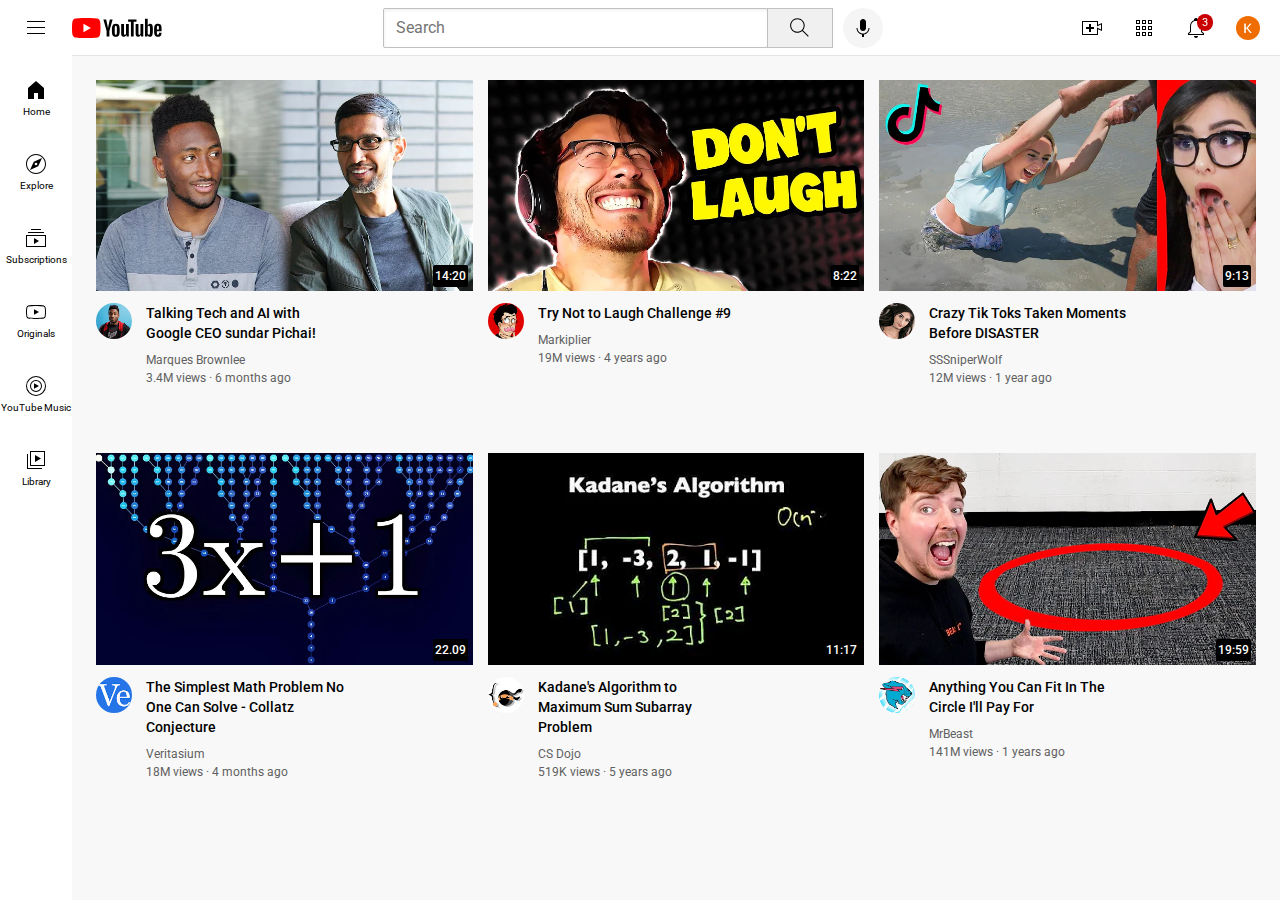
<file: index.html>
<!DOCTYPE html>
<html>
  <head>
    <title>Youtube.com Clone</title>

    <link rel="preconnect" href="https://fonts.googleapis.com">
    <link rel="preconnect" href="https://fonts.gstatic.com" crossorigin>
    <link href="https://fonts.googleapis.com/css2?family=Roboto:wght@400;500;700&display=swap" rel="stylesheet">  
    
    <link rel="stylesheet" href="styles/general.css">
    <link rel="stylesheet" href="styles/header.css">
    <link rel="stylesheet" href="styles/video.css">
    <link rel="stylesheet" href="styles/sidebar.css">
  </head>
  <body>
    <div class="header">
      <div class="left-section">
        <img class="hamburger-menu" src="icons/hamburger-menu.svg">
        <img class="youtube-logo" src="icons/youtube-logo.svg">
      </div>
      <div class="middle-section">
        <input class="search-bar" type="text" placeholder="Search">
        <button class="search-button">
          <img class="search-icon" src="icons/search.svg">
          <div class="tooltip">Search</div>
        </button>
        <button class="voice-search-button">
          <img class="voice-search-icon" src="icons/voice-search-icon.svg">
          <div class="tooltip">Search with your voice</div>
        </button>
      </div>
      <div class="right-section">
        <div class="upload-icon-container">
          <img class="upload-icon" src="icons/upload.svg">
          <div class="tooltip">Create</div>
        </div>
          <div class="youtube-apps-icon-container">
            <img class="youtube-apps-icon" src="icons/youtube-apps.svg">
            <div class="tooltip">YouTube apps</div>
          </div>
          <div class="notifications-icon-container">
            <img class="notifications-icon" src="icons/notifications.svg">
            <div class="notifications-count">3</div>
            <div class="tooltip">Notifications</div>
          </div>
        <img class="current-user-picture" src="icons/my-channel.jpeg">
      </div> 
    </div>
    
    <div class="sidebar">
      <div class="sidebar-link">
        <img src="icons/home.svg">
        <div>Home</div>
      </div>
      <div class="sidebar-link">
        <img src="icons/explore.svg">
        <div>Explore</div>
      </div>
      <div class="sidebar-link">
        <img src="icons/subscriptions.svg">
        <div>Subscriptions</div>
      </div>
      <div class="sidebar-link">
        <img src="icons/originals.svg">
        <div>Originals</div>
      </div>
      <div class="sidebar-link">
        <img src="icons/youtube-music.svg">
        <div>YouTube Music</div>
      </div>
      <div class="sidebar-link">
        <img src="icons/library.svg">
        <div>Library</div>
      </div>
    </div>
  
    <div class="video-grid">
      <div class="video-preview">
        <div class="thumbnail-row">
          <a href="https://www.youtube.com/watch?v=n2RNcPRtAiY">
            <img class="thumbnail" src="thumbnails/thumbnail-1.webp">
          </a>
          <div class="video-time">14:20</div>
        </div>
        <div class="video-info-grid">
          <div class="channel-picture">
            <div class="channel-picture-container">
              <a href="https://www.youtube.com/c/mkbhd">
              <img class="profile-picture" src="channels/channel-1.jpeg">
              </a>
              <div class="tooltip">
                <img class="profile-picture-tooltip" src="channels/channel-1.jpeg">
                <p class="video-author-tooltip">
                  Marques Brownlee
                </p>
                <p class="video-stats-tooltip">
                  15M subscribers
                </p>
              </div>
            </div> 
          </div>
          <div class="video-info">
              <p class="video-title">
                <a class="video-link" href="https://www.youtube.com/watch?v=n2RNcPRtAiY">
                  Talking Tech and AI with Google CEO sundar Pichai!
                </a>
              </p>
            <p class="video-author">
              Marques Brownlee
            </p>
            <p class="video-stats">
              3.4M views &#183; 6 months ago
            </p>   
          </div>
        </div>
      </div>
  
      <div class="video-preview">
        <div class="thumbnail-row">
            <a href="https://www.youtube.com/watch?v=mP0RAo9SKZk"> 
              <img class="thumbnail" src="thumbnails/thumbnail-2.webp">
            </a> 
          <div class="video-time">8:22</div>
        </div>
        <div class="video-info-grid">
          <div class="channel-picture">
            <img class="profile-picture" src="channels/channel-2.jpeg">
          </div>
          <div class="video-info">
            <p class="video-title">
              <a class="video-link" href="https://www.youtube.com/watch?v=mP0RAo9SKZk">
              Try Not to Laugh Challenge #9
              </a>
            </p>
            <p class="video-author">
              Markiplier
            </p>
            <p class="video-stats">
              19M views &#183; 4 years ago
            </p> 
          </div>
        </div>
      </div>
  
      <div class="video-preview">
        <div class="thumbnail-row">
           <a href="https://www.youtube.com/watch?v=FgjPQQeTh1w"> 
              <img class="thumbnail" src="thumbnails/thumbnail-3.webp">
            </a>
          <div class="video-time">9:13</div>
        </div>
        <div class="video-info-grid">
          <div class="channel-picture">
            <img class="profile-picture" src="channels/channel-3.jpeg">
          </div>
          <div class="video-info">
            <p class="video-title">
              <a class="video-link" href="https://www.youtube.com/watch?v=FgjPQQeTh1w">
                Crazy Tik Toks Taken Moments Before DISASTER
              </a>
            </p>
            <p class="video-author">
              SSSniperWolf
            </p>
            <p class="video-stats">
              12M views &#183; 1 year ago
            </p>   
          </div>
        </div>
      </div>
  
      <div class="video-preview">
        <div class="thumbnail-row">
          <a href="https://www.youtube.com/watch?v=094y1Z2wpJg">
            <img class="thumbnail" src="thumbnails/thumbnail-4.webp">
          </a>
          <div class="video-time">22.09</div>
        </div>
        <div class="video-info-grid">
          <div class="channel-picture">
            <img class="profile-picture" src="channels/channel-4.jpeg">
          </div>
          <div class="video-info">
            <p class="video-title">
              <a class="video-link" href="https://www.youtube.com/watch?v=094y1Z2wpJg">
                
The Simplest Math Problem No One Can Solve - Collatz Conjecture
              </a>
            </p>
            <p class="video-author">
              Veritasium
            </p>
            <p class="video-stats">
              18M views &#183; 4 months ago
            </p> 
          </div>
        </div>
      </div>
  
      <div class="video-preview">
        <div class="thumbnail-row">
          <a href="https://www.youtube.com/watch?v=86CQq3pKSUw">
            <img class="thumbnail" src="thumbnails/thumbnail-5.webp">
          </a>
          <div class="video-time">11:17</div>
        </div>
        <div class="video-info-grid">
          <div class="channel-picture">
            <img class="profile-picture" src="channels/channel-5.jpeg">
          </div>
          <div class="video-info">
            <p class="video-title">
              <a class="video-link" href="https://www.youtube.com/watch?v=86CQq3pKSUw">
                Kadane's Algorithm to Maximum Sum Subarray Problem
              </a>
            </p>
            <p class="video-author">
              CS Dojo
            </p>
            <p class="video-stats">
              519K views &#183; 5 years ago
            </p>   
          </div>
        </div>
      </div>
  
      <div class="video-preview">
        <div class="thumbnail-row">
          <a href="https://www.youtube.com/watch?v=yXWw0_UfSFg">
          <img class="thumbnail" src="thumbnails/thumbnail-6.webp">
          </a>
          <div class="video-time">19:59</div>
        </div>
        <div class="video-info-grid">
          <div class="channel-picture">
            <img class="profile-picture" src="channels/channel-6.jpeg">
          </div>
          <div class="video-info">
            <p class="video-title">
              <a class="video-link" href="https://www.youtube.com/watch?v=yXWw0_UfSFg">
                
Anything You Can Fit In The Circle I&#39;ll Pay For
              </a>
            </p>
            <p class="video-author">
              MrBeast
            </p>
            <p class="video-stats">
              141M views &#183; 1 years ago
            </p> 
          </div>
        </div>
      </div>
    </div>

    
  </body>
</html>
</file>
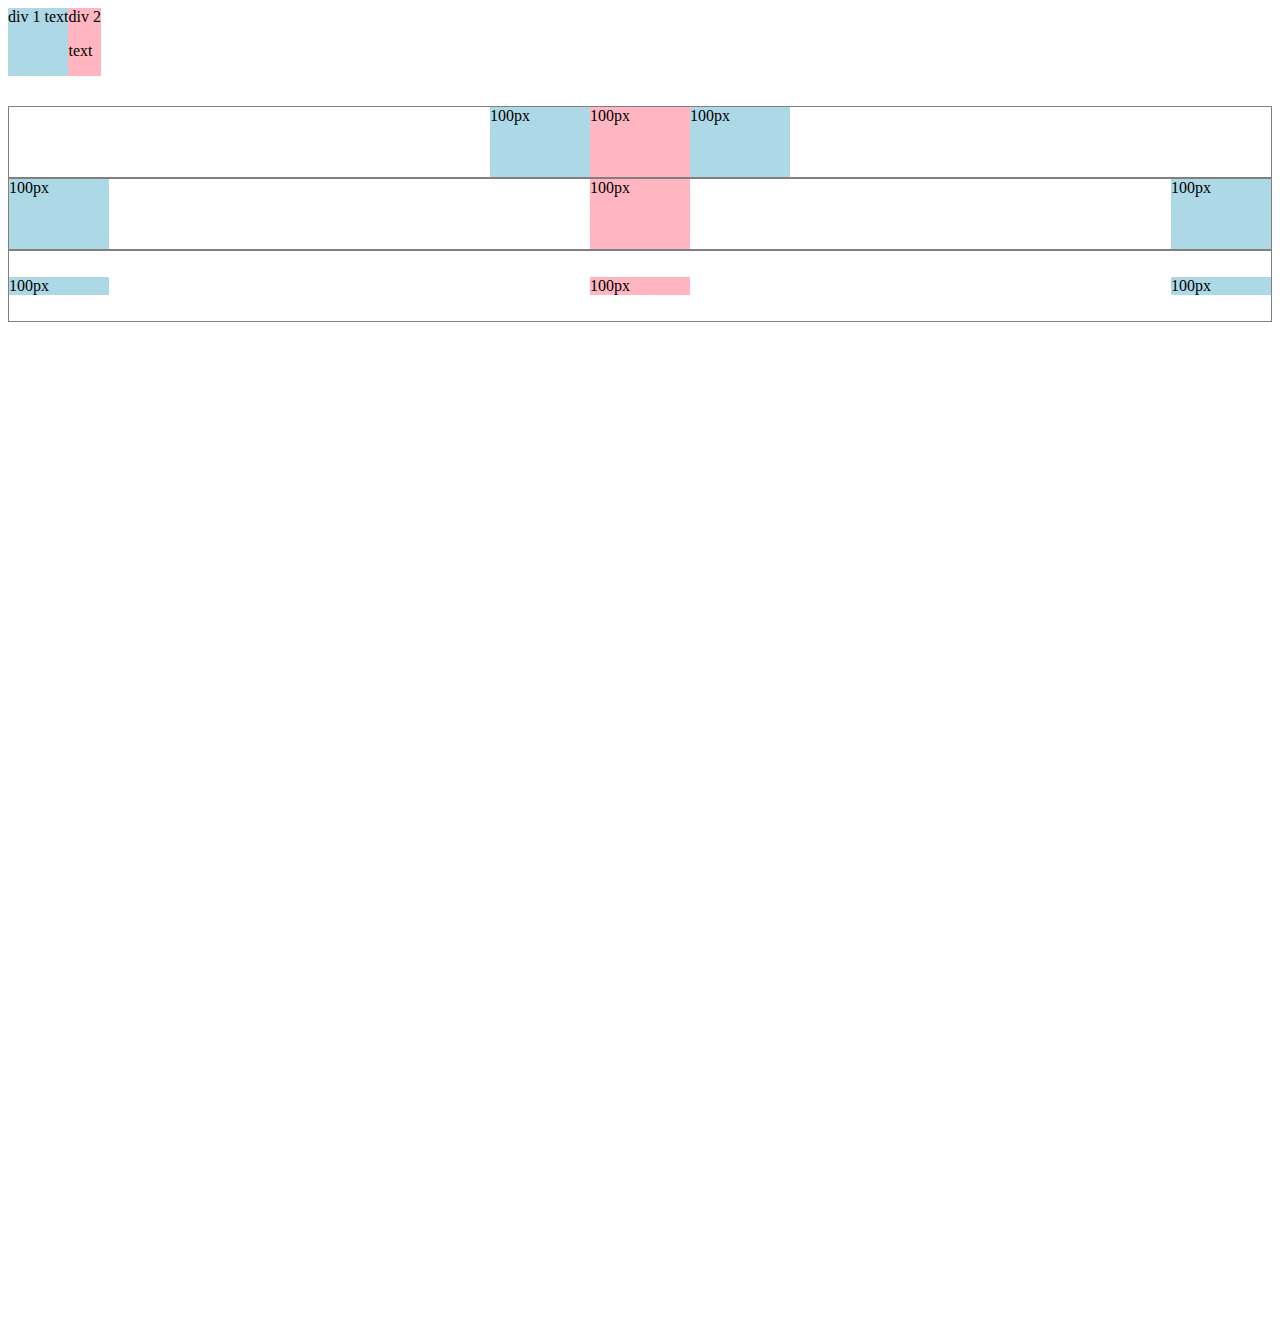
<file: flexbox.html>
<!DOCTYPE html>

<html>
  <head>
    <title>Flexbox Practice</title>
  </head>
  <body style="padding-bottom: 1000px;">
    <div style="
      display: flex;
      flex-direction: row;
      margin-bottom: 30px;
      ">
      <div style="background-color: lightblue;">div 1 text</div>
      <div style="background-color: lightpink;">div 2 <p>text</p></div>
    </div>

    <div style="
      display: flex;
      flex-direction: row;
      height: 70px;
      border-width: 1px;
      border-style: solid;
      border-color: gray;
      justify-content: center;
      ">
      <div style="background-color: lightblue;
      width: 100px;">100px</div>
      <div style="background-color: lightpink;
      width: 100px;">100px</div>
      <div style="background-color: lightblue;
      width: 100px;">100px</div>
    </div>

    <div style="
      display: flex;
      flex-direction: row;
      height: 70px;
      border-width: 1px;
      border-style: solid;
      border-color: gray;
      justify-content: space-between;
      ">
      <div style="background-color: lightblue;
      width: 100px;">100px</div>
      <div style="background-color: lightpink;
      width: 100px;">100px</div>
      <div style="background-color: lightblue;
      width: 100px;">100px</div>
    </div>

    <div style="
      display: flex;
      flex-direction: row;
      height: 70px;
      border-width: 1px;
      border-style: solid;
      border-color: gray;
      justify-content: space-between;
      align-items: center;
      ">
      <div style="background-color: lightblue;
      width: 100px;">100px</div>
      <div style="background-color: lightpink;
      width: 100px;">100px</div>
      <div style="background-color: lightblue;
      width: 100px;">100px</div>
    </div>
  </body>
</html>
</file>
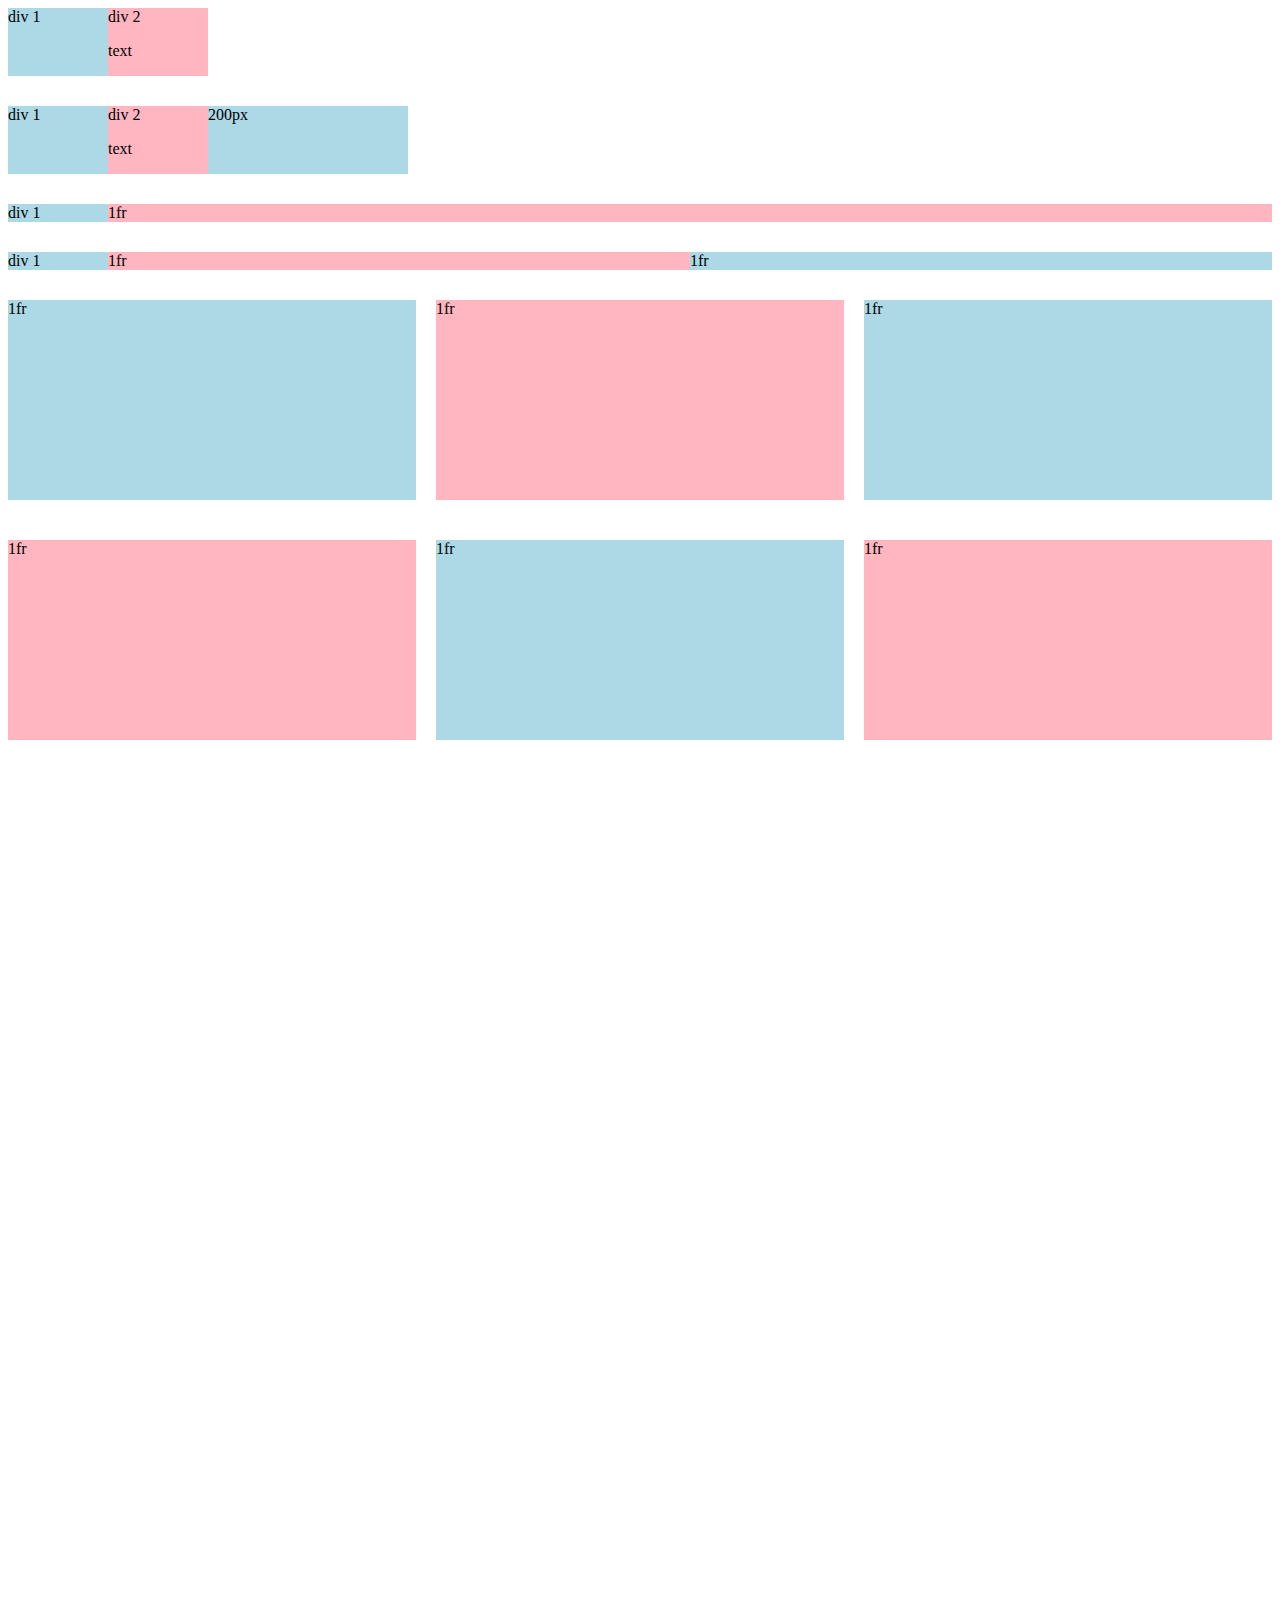
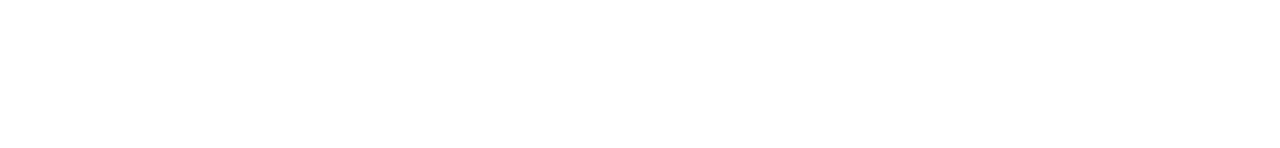
<file: grid.html>
<!DOCTYPE html>
<html>
  <head>
    <title>Grid Practice</title>
  </head>
  <body style="padding-bottom: 1000px;">
    <div style="
    display:grid;
    grid-template-columns: 100px 100px;
    ">
      <div style="background-color: lightblue;">div 1</div>
      <div style="background-color: lightpink;">div 2 <p>text</p></div>
    </div>

    <div style="
    display:grid;
    grid-template-columns: 100px 100px 200px;
    margin-top: 30px;
    ">
      <div style="background-color: lightblue;">div 1</div>
      <div style="background-color: lightpink;">div 2 <p>text</p></div>
      <div style="background-color: lightblue;">200px</div>
    </div>

    <div style="
    display:grid;
    grid-template-columns: 100px 1fr;
    margin-top: 30px;
    ">
      <div style="background-color: lightblue;">div 1</div>
      <div style="background-color: lightpink;">1fr </div>
    </div>

    <div style="
    display:grid;
    grid-template-columns: 100px 1fr 1fr;
    margin-top: 30px;
    ">
      <div style="background-color: lightblue;">div 1</div>
      <div style="background-color: lightpink;">1fr </div>
      <div style="background-color: lightblue;">1fr </div>
    </div>

    <div style="
    display: grid;
    grid-template-columns: 1fr 1fr 1fr;
    margin-top: 30px;
    column-gap: 20px;
    row-gap: 40px;
    ">
      <div style="background-color: lightblue; height: 200px;">1fr</div>
      <div style="background-color: lightpink; height: 200px;">1fr </div>
      <div style="background-color: lightblue; height: 200px;">1fr </div>
   
      <div style="background-color: lightpink; height: 200px;">1fr</div>
      <div style="background-color: lightblue; height: 200px;">1fr </div>
      <div style="background-color: lightpink; height: 200px;">1fr </div>
    </div>
  </body>
</html>
</file>
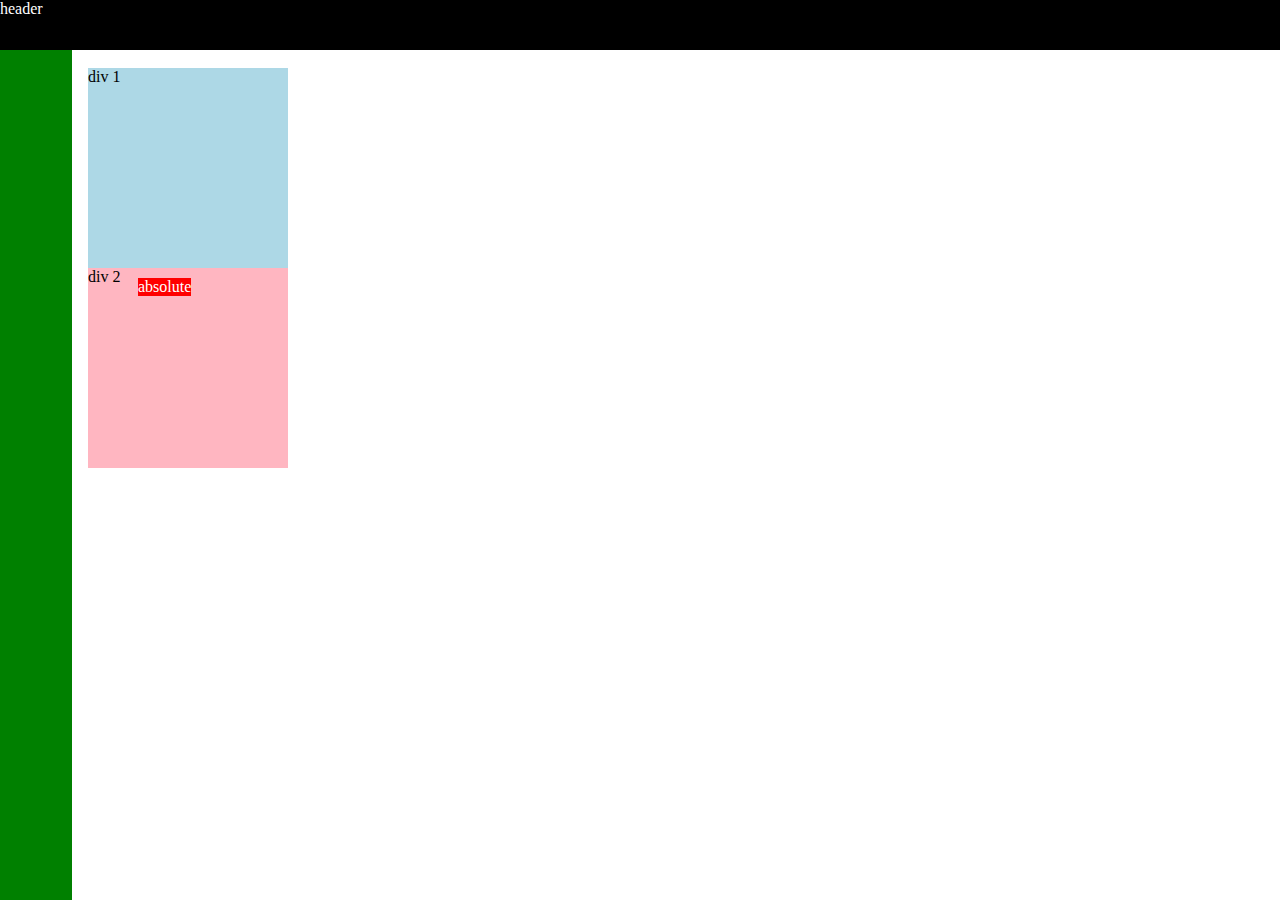
<file: position.html>
<!DOCTYPE html>
<html>
  <head>
    <title>Position Practice</title>
  </head>
  <body style="height: 300px;
    padding-top: 60px;
    padding-left: 80px;
  ">
    <div style="
    background-color: black;
    color: white;
    position: fixed;
    top: 0;
      left: 0;
      right: 0;
      height: 50px;
    z-index: 1;
    ">header</div>

    <div style="
    background-color: green;
    color: white;
    position: fixed;
    left: 0;
    bottom: 0;
    top: 50px;
    width: 72px;
    ">
    </div>

    <div style="
    position: absolute;
    background-color: red;
    color: white;
    left: 0px;
    top: 10px;
    ">
      absolute
    </div>

    <div style="
      background-color: lightblue;
      height: 200px;
      width: 200px;
      position: static;
    ">div 1</div>
    <div style="
    background-color: lightpink;
    height: 200px;
    width: 200px;
    position: relative;
    ">div 2
    <div style="
    position: absolute;
    background-color: red;
    color: white;
    left: 50px;
    top: 10px;
    ">
      absolute
    </div>
  </div>
  </body>
</html>
</file>
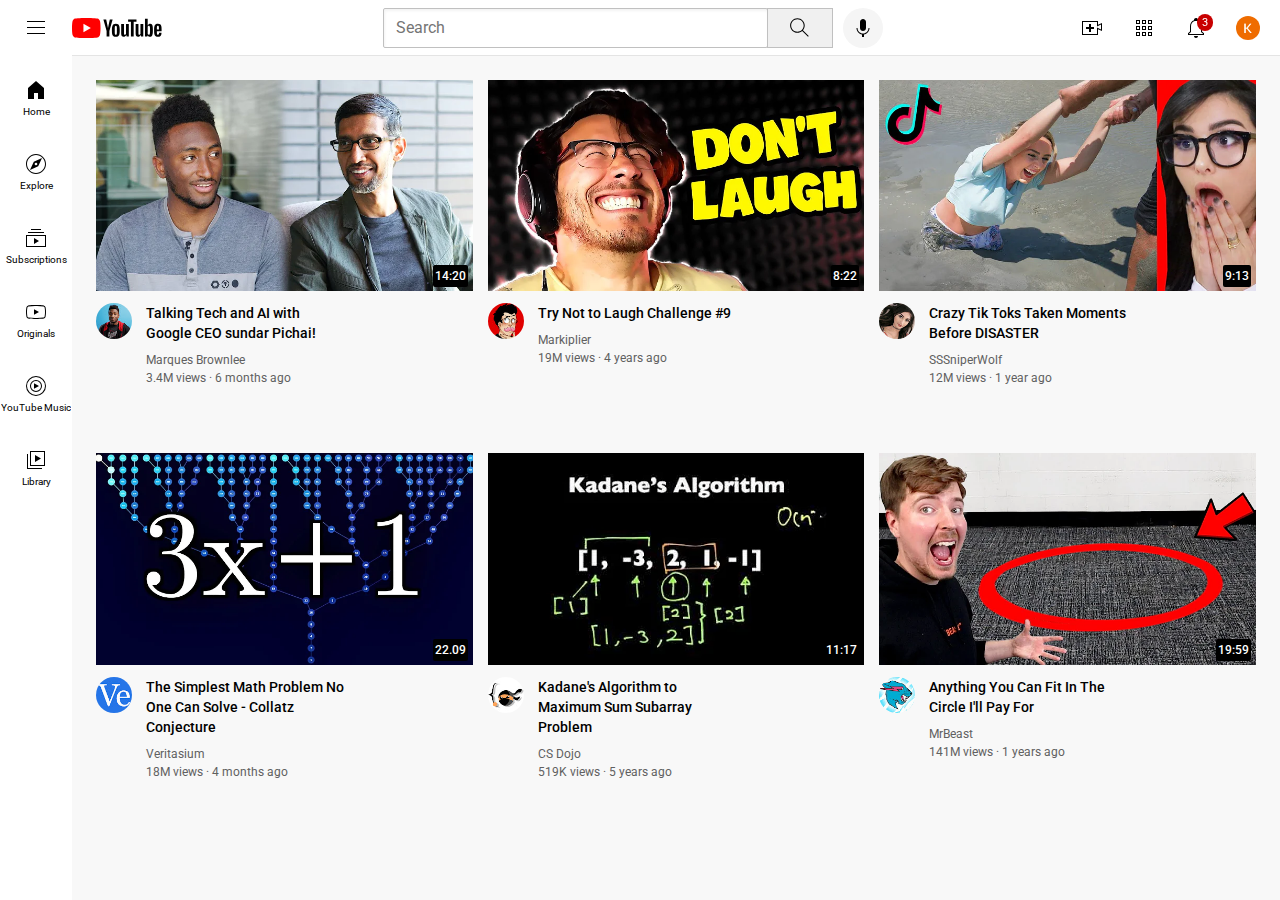
<file: youtube.html>
<!DOCTYPE html>
<html>
  <head>
    <title>Youtube.com Clone</title>

    <link rel="preconnect" href="https://fonts.googleapis.com">
    <link rel="preconnect" href="https://fonts.gstatic.com" crossorigin>
    <link href="https://fonts.googleapis.com/css2?family=Roboto:wght@400;500;700&display=swap" rel="stylesheet">  
    
    <link rel="stylesheet" href="styles/general.css">
    <link rel="stylesheet" href="styles/header.css">
    <link rel="stylesheet" href="styles/video.css">
    <link rel="stylesheet" href="styles/sidebar.css">
  </head>
  <body>
    <div class="header">
      <div class="left-section">
        <img class="hamburger-menu" src="icons/hamburger-menu.svg">
        <img class="youtube-logo" src="icons/youtube-logo.svg">
      </div>
      <div class="middle-section">
        <input class="search-bar" type="text" placeholder="Search">
        <button class="search-button">
          <img class="search-icon" src="icons/search.svg">
          <div class="tooltip">Search</div>
        </button>
        <button class="voice-search-button">
          <img class="voice-search-icon" src="icons/voice-search-icon.svg">
          <div class="tooltip">Search with your voice</div>
        </button>
      </div>
      <div class="right-section">
        <div class="upload-icon-container">
          <img class="upload-icon" src="icons/upload.svg">
          <div class="tooltip">Create</div>
        </div>
          <div class="youtube-apps-icon-container">
            <img class="youtube-apps-icon" src="icons/youtube-apps.svg">
            <div class="tooltip">YouTube apps</div>
          </div>
          <div class="notifications-icon-container">
            <img class="notifications-icon" src="icons/notifications.svg">
            <div class="notifications-count">3</div>
            <div class="tooltip">Notifications</div>
          </div>
        <img class="current-user-picture" src="icons/my-channel.jpeg">
      </div> 
    </div>
    
    <div class="sidebar">
      <div class="sidebar-link">
        <img src="icons/home.svg">
        <div>Home</div>
      </div>
      <div class="sidebar-link">
        <img src="icons/explore.svg">
        <div>Explore</div>
      </div>
      <div class="sidebar-link">
        <img src="icons/subscriptions.svg">
        <div>Subscriptions</div>
      </div>
      <div class="sidebar-link">
        <img src="icons/originals.svg">
        <div>Originals</div>
      </div>
      <div class="sidebar-link">
        <img src="icons/youtube-music.svg">
        <div>YouTube Music</div>
      </div>
      <div class="sidebar-link">
        <img src="icons/library.svg">
        <div>Library</div>
      </div>
    </div>
  
    <div class="video-grid">
      <div class="video-preview">
        <div class="thumbnail-row">
          <a href="https://www.youtube.com/watch?v=n2RNcPRtAiY">
            <img class="thumbnail" src="thumbnails/thumbnail-1.webp">
          </a>
          <div class="video-time">14:20</div>
        </div>
        <div class="video-info-grid">
          <div class="channel-picture">
            <div class="channel-picture-container">
              <a href="https://www.youtube.com/c/mkbhd">
              <img class="profile-picture" src="channels/channel-1.jpeg">
              </a>
              <div class="tooltip">
                <img class="profile-picture-tooltip" src="channels/channel-1.jpeg">
                <p class="video-author-tooltip">
                  Marques Brownlee
                </p>
                <p class="video-stats-tooltip">
                  15M subscribers
                </p>
              </div>
            </div> 
          </div>
          <div class="video-info">
              <p class="video-title">
                <a class="video-link" href="https://www.youtube.com/watch?v=n2RNcPRtAiY">
                  Talking Tech and AI with Google CEO sundar Pichai!
                </a>
              </p>
            <p class="video-author">
              Marques Brownlee
            </p>
            <p class="video-stats">
              3.4M views &#183; 6 months ago
            </p>   
          </div>
        </div>
      </div>
  
      <div class="video-preview">
        <div class="thumbnail-row">
            <a href="https://www.youtube.com/watch?v=mP0RAo9SKZk"> 
              <img class="thumbnail" src="thumbnails/thumbnail-2.webp">
            </a> 
          <div class="video-time">8:22</div>
        </div>
        <div class="video-info-grid">
          <div class="channel-picture">
            <img class="profile-picture" src="channels/channel-2.jpeg">
          </div>
          <div class="video-info">
            <p class="video-title">
              <a class="video-link" href="https://www.youtube.com/watch?v=mP0RAo9SKZk">
              Try Not to Laugh Challenge #9
              </a>
            </p>
            <p class="video-author">
              Markiplier
            </p>
            <p class="video-stats">
              19M views &#183; 4 years ago
            </p> 
          </div>
        </div>
      </div>
  
      <div class="video-preview">
        <div class="thumbnail-row">
           <a href="https://www.youtube.com/watch?v=FgjPQQeTh1w"> 
              <img class="thumbnail" src="thumbnails/thumbnail-3.webp">
            </a>
          <div class="video-time">9:13</div>
        </div>
        <div class="video-info-grid">
          <div class="channel-picture">
            <img class="profile-picture" src="channels/channel-3.jpeg">
          </div>
          <div class="video-info">
            <p class="video-title">
              <a class="video-link" href="https://www.youtube.com/watch?v=FgjPQQeTh1w">
                Crazy Tik Toks Taken Moments Before DISASTER
              </a>
            </p>
            <p class="video-author">
              SSSniperWolf
            </p>
            <p class="video-stats">
              12M views &#183; 1 year ago
            </p>   
          </div>
        </div>
      </div>
  
      <div class="video-preview">
        <div class="thumbnail-row">
          <a href="https://www.youtube.com/watch?v=094y1Z2wpJg">
            <img class="thumbnail" src="thumbnails/thumbnail-4.webp">
          </a>
          <div class="video-time">22.09</div>
        </div>
        <div class="video-info-grid">
          <div class="channel-picture">
            <img class="profile-picture" src="channels/channel-4.jpeg">
          </div>
          <div class="video-info">
            <p class="video-title">
              <a class="video-link" href="https://www.youtube.com/watch?v=094y1Z2wpJg">
                
The Simplest Math Problem No One Can Solve - Collatz Conjecture
              </a>
            </p>
            <p class="video-author">
              Veritasium
            </p>
            <p class="video-stats">
              18M views &#183; 4 months ago
            </p> 
          </div>
        </div>
      </div>
  
      <div class="video-preview">
        <div class="thumbnail-row">
          <a href="https://www.youtube.com/watch?v=86CQq3pKSUw">
            <img class="thumbnail" src="thumbnails/thumbnail-5.webp">
          </a>
          <div class="video-time">11:17</div>
        </div>
        <div class="video-info-grid">
          <div class="channel-picture">
            <img class="profile-picture" src="channels/channel-5.jpeg">
          </div>
          <div class="video-info">
            <p class="video-title">
              <a class="video-link" href="https://www.youtube.com/watch?v=86CQq3pKSUw">
                Kadane's Algorithm to Maximum Sum Subarray Problem
              </a>
            </p>
            <p class="video-author">
              CS Dojo
            </p>
            <p class="video-stats">
              519K views &#183; 5 years ago
            </p>   
          </div>
        </div>
      </div>
  
      <div class="video-preview">
        <div class="thumbnail-row">
          <a href="https://www.youtube.com/watch?v=yXWw0_UfSFg">
          <img class="thumbnail" src="thumbnails/thumbnail-6.webp">
          </a>
          <div class="video-time">19:59</div>
        </div>
        <div class="video-info-grid">
          <div class="channel-picture">
            <img class="profile-picture" src="channels/channel-6.jpeg">
          </div>
          <div class="video-info">
            <p class="video-title">
              <a class="video-link" href="https://www.youtube.com/watch?v=yXWw0_UfSFg">
                
Anything You Can Fit In The Circle I&#39;ll Pay For
              </a>
            </p>
            <p class="video-author">
              MrBeast
            </p>
            <p class="video-stats">
              141M views &#183; 1 years ago
            </p> 
          </div>
        </div>
      </div>
    </div>

    
  </body>
</html>
</file>
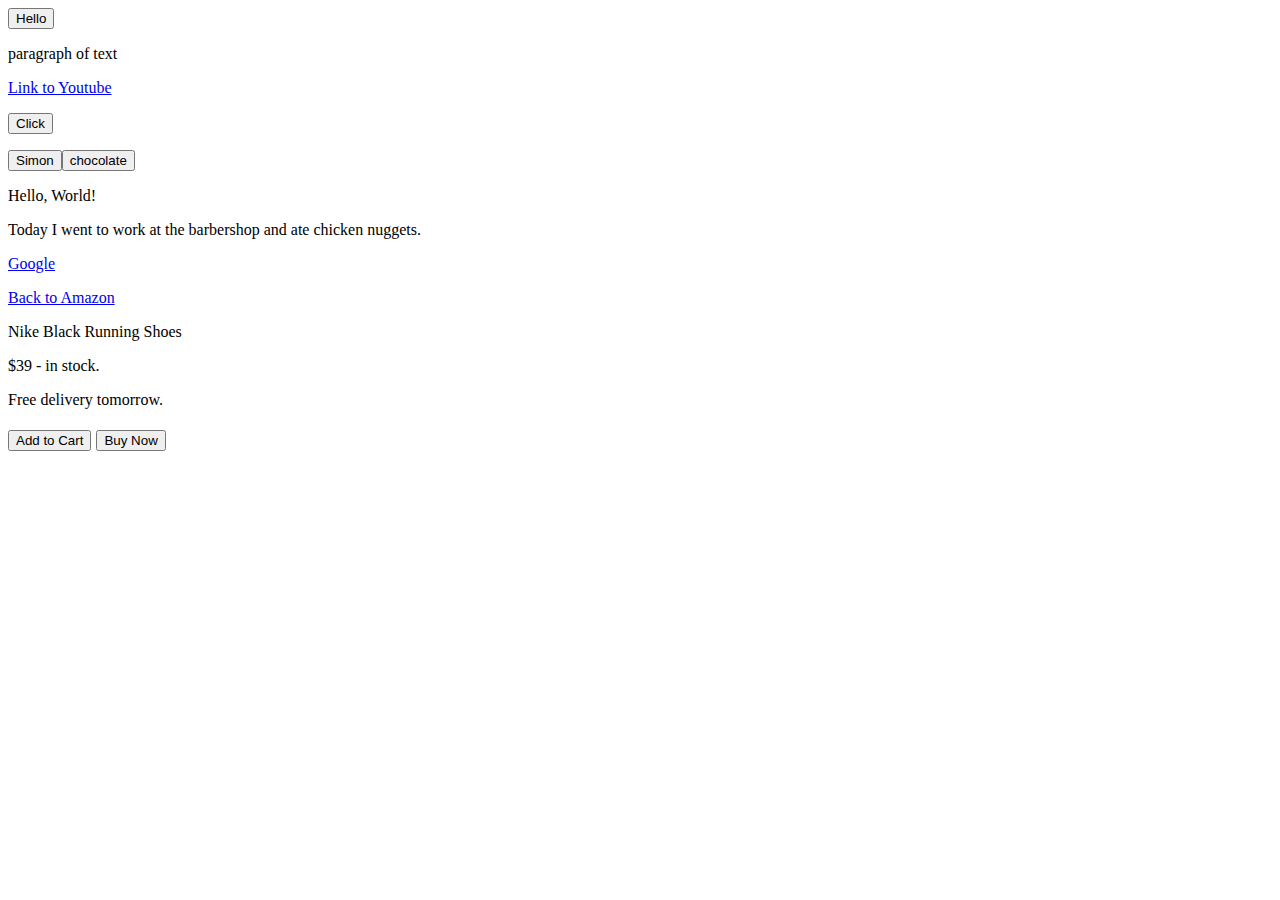
<file: intro-to-html/website.html>
<!DOCTYPE html>
<html>
  <head>
    <title>First Web</title>
  </head>
  <body>
    <button>Hello</button>

    <p>paragraph of text</p>

    <a href="https://www.youtube.com/" target="_blank">Link to Youtube</a>

    <p><button>Click</button></p>

    <button>Simon</button><button>chocolate</button>

    <p>Hello, World!</p>

    <p>Today I went to work at the barbershop and ate chicken nuggets.</p>


    <a href="https://www.google.com/">Google</a>

    <p><a href="https://www.amazon.com.au/" target="_blank">Back to Amazon</a></p>

    <p>Nike Black Running Shoes</p>

    <p>$39 - in stock.</p>

    <p>Free delivery tomorrow.</p>

    <button>Add to Cart</button><button style="margin: 5px;">Buy Now</button>

   </body> 
  </html>
</file>
<file: styles/general.css>
p {
  font-family: Roboto, Arial;
  margin-top: 0;
  margin-bottom: 0;
}

body {
  margin: 0;
  padding-top: 80px;
  padding-left: 96px;
  padding-right: 24px;
  background-color: rgb(248,248,248);
}
</file>
<file: styles/header.css>
.header {
  height: 55px;

  display: flex;
  flex-direction: row;
  justify-content: space-between;

  position: fixed;
  top: 0;
  left: 0;
  right: 0;

  background-color: white;
  border-bottom-width: 1px;
  border-bottom-style: solid;
  border-bottom-color: rgb(228,228,228);

  z-index: 100;
}


.left-section {
  width: 150px;
  display: flex;
  align-items: center;
}

.hamburger-menu {
  height: 24px;
  margin-left: 24px;
  margin-right: 24px;
}

.youtube-logo {
  height: 20px;
  
}

.middle-section {
  flex: 1;
  margin-left: 70px;
  margin-right: 35px;
  max-width: 500px ;
  display: flex;
  align-items: center;
}

.search-button {
  height: 40px;
  width: 66px;
  background-color: rgb(240,240,240);
  border-width: 1px;
  border-style: solid;
  border-color: rgb(192, 192,192);
  margin-left: -1px;
  margin-right: 10px;
}

.search-button, 
.voice-search-button, 
.upload-icon-container,
.youtube-apps-icon-container,
.notifications-icon-container {
  display: flex;
  justify-content: center;
  position: relative;
  align-items: center;
}

.search-button .tooltip, 
.voice-search-button .tooltip,
.upload-icon-container .tooltip,
.youtube-apps-icon-container .tooltip,
.notifications-icon-container .tooltip {
  position: absolute;
  background-color: gray;
  color: white;
  padding-top: 4px;
  padding-bottom: 4px;
  padding-left: 8px;
  padding-right: 8px;
  border-radius: 2px;
  font-size: 12px;
  bottom: -30px;
  opacity: 0;
  transition: opacity 0.15s;
  pointer-events: none;
  white-space: nowrap;
  font-family: Roboto, Arial;
}

.search-button:hover .tooltip,
.voice-search-button:hover .tooltip,
.upload-icon-container:hover .tooltip,
.youtube-apps-icon-container:hover .tooltip,
.notifications-icon-container:hover .tooltip {
  opacity: 1;
}

.voice-search-button {
  height: 40px;
  width: 40px;
  border-radius: 20px;
  border: none;
  background-color: rgb(245, 245, 245);
}

.voice-search-icon {
  height: 24px;
}

.search-bar {
  flex: 1;
  height: 36px;
  font-size: 16px;
  border-width: 1px;
  border-style: solid;
  border-color: rgb(192, 192,192);
  border-radius: 2px;
  box-shadow: inset 1px 2px 3px rgba(0, 0, 0, 0.05);
  width: 0;
}

.search-bar::placeholder {
  font-family: Roboto, Arial;
  font-size: 16px;
  padding-left: 10px;
}

.search-icon {
  height: 25px;
}

.right-section {
  width: 180px;
  display: flex;
  align-items: center;
  justify-content: space-between;
  margin-right: 20px;
  flex-shrink: 0;
}

.upload-icon {
  height: 24px;
}

.youtube-apps-icon {
  height: 24px;
}

.notifications-icon {
  height: 24px;
}

.notifications-icon-container {
  position: relative;
}

.notifications-count {
  position: absolute;
  top: -2px;
  right: -5px;
  background-color: rgb(200,0,0);
  color: white;
  font-family: Roboto, Arial;
  font-size: 11px;
  padding-left: 5px;
  padding-right: 5px;
  padding-bottom: 2px;
  padding-top: 2px;
  border-radius: 10px;

}

.current-user-picture {
  height: 24px;
  border-radius: 12px;
}
</file>
<file: styles/video.css>
p {
  font-family: Roboto, Arial;
  margin-top: 0;
  margin-bottom: 0;
}

.thumbnail {
  width: 100%;
}

.video-title {
  font-weight: 500;
  font-size: 14px;
  margin-top: 0px;
  margin-bottom: 10px;
  line-height: 20px;
  pointer-events: all;
}

.video-link {
  text-decoration: none;
  cursor: pointer;
  color: black;
}

.video-author {
  width: 300px;
  color: rgb(96, 96, 96);
  font-size: 12px;
  margin-bottom: 4px;
  z-index: 400;
}

.video-stats {
  display: block;
  color: rgb(96,96,96);
  font-size: 12px;
  margin-top: 0px;
  z-index: 500;
}


.video-info-grid {
  display: grid;
  grid-template-columns: 50px 1fr;
}

.channel-picture {
  display: inline-block;
  width: 50px;
  vertical-align: top;
}

.profile-picture {
  width: 36px;
  border-radius: 50px;
  margin-top: 0px;
}

.video-info {
  display: inline-block;
  width: 200px;
}

.thumbnail-row {
  margin-bottom: 8px;
  position: relative;
}

.video-grid {
  display: grid;
  grid-template-columns: 1fr 1fr 1fr;
  column-gap: 15px;
  row-gap: 40px;
}

.video-time {
  background-color: black;
  color: white;
  position: absolute;
  bottom: 8px;
  right: 5px;
  font-family: Roboto, Arial;
  font-size: 12px;
  font-weight: 500;
  padding-left: 2px;
  padding-right: 2px;
  padding-bottom: 4px;
  padding-top: 4px;
  border-radius: 2px;
}

.channel-picture-container {
  position: relative;
  display: inline-block;
  pointer-events: none;
}

.profile-picture {
  pointer-events: all;
}

.channel-picture-container .tooltip {
  display: flex;
  position: relative;
  background-color: white;
  color: black;
  padding-top: 10px;
  padding-bottom: 10px;
  padding-left: 10px;
  padding-right: 10px;
  border-radius: 7px;
  font-size: 12px;
  bottom: -5px;
  opacity: 0;
  transition: opacity 0.15s;
  font-family: Roboto, Arial;
  border-width: 2px;
  box-shadow: 5px 5px 10px rgba(0, 0, 0, 0.35);
  z-index: 300;
  width: 220px;
}

.channel-picture-container:hover .tooltip {
  opacity: 1;
}

.profile-picture-tooltip {
  width: 50px;
  border-radius: 50px;
}

.video-author-tooltip {
  color: black;
  font-size: 18px;
  font-weight: bold;
  font-family: Roboto, Arial;
  padding-top: 5px;
  padding-left: 60px;
  justify-content: center;
  align-items: center;
  position: absolute;
  display: inline-block;
}

.video-stats-tooltip {
  color: rgb(96,96,96);
  font-size: 12px;
  margin-top: 30px;
  margin-left: 9px;
  
}
</file>
<file: styles/sidebar.css>
.sidebar {
  position: fixed;
  left: 0;
  bottom: 0;
  top: 55px;
  background-color: white;
  width: 72px;
  z-index: 200;
  padding-top: 5px;
}

.sidebar-link {
  height: 74px;
  display: flex;
  justify-content: center;
  align-items: center;
  flex-direction: column;
  cursor: pointer;
}

.sidebar-link:hover {
  background-color: rgb(235,235,235);
}

.sidebar-link img {
  height: 24px;
  margin-bottom: 4px;
}

.sidebar-link div {
  font-family: Roboto, Arial;
  font-size: 10px;
}
</file>
